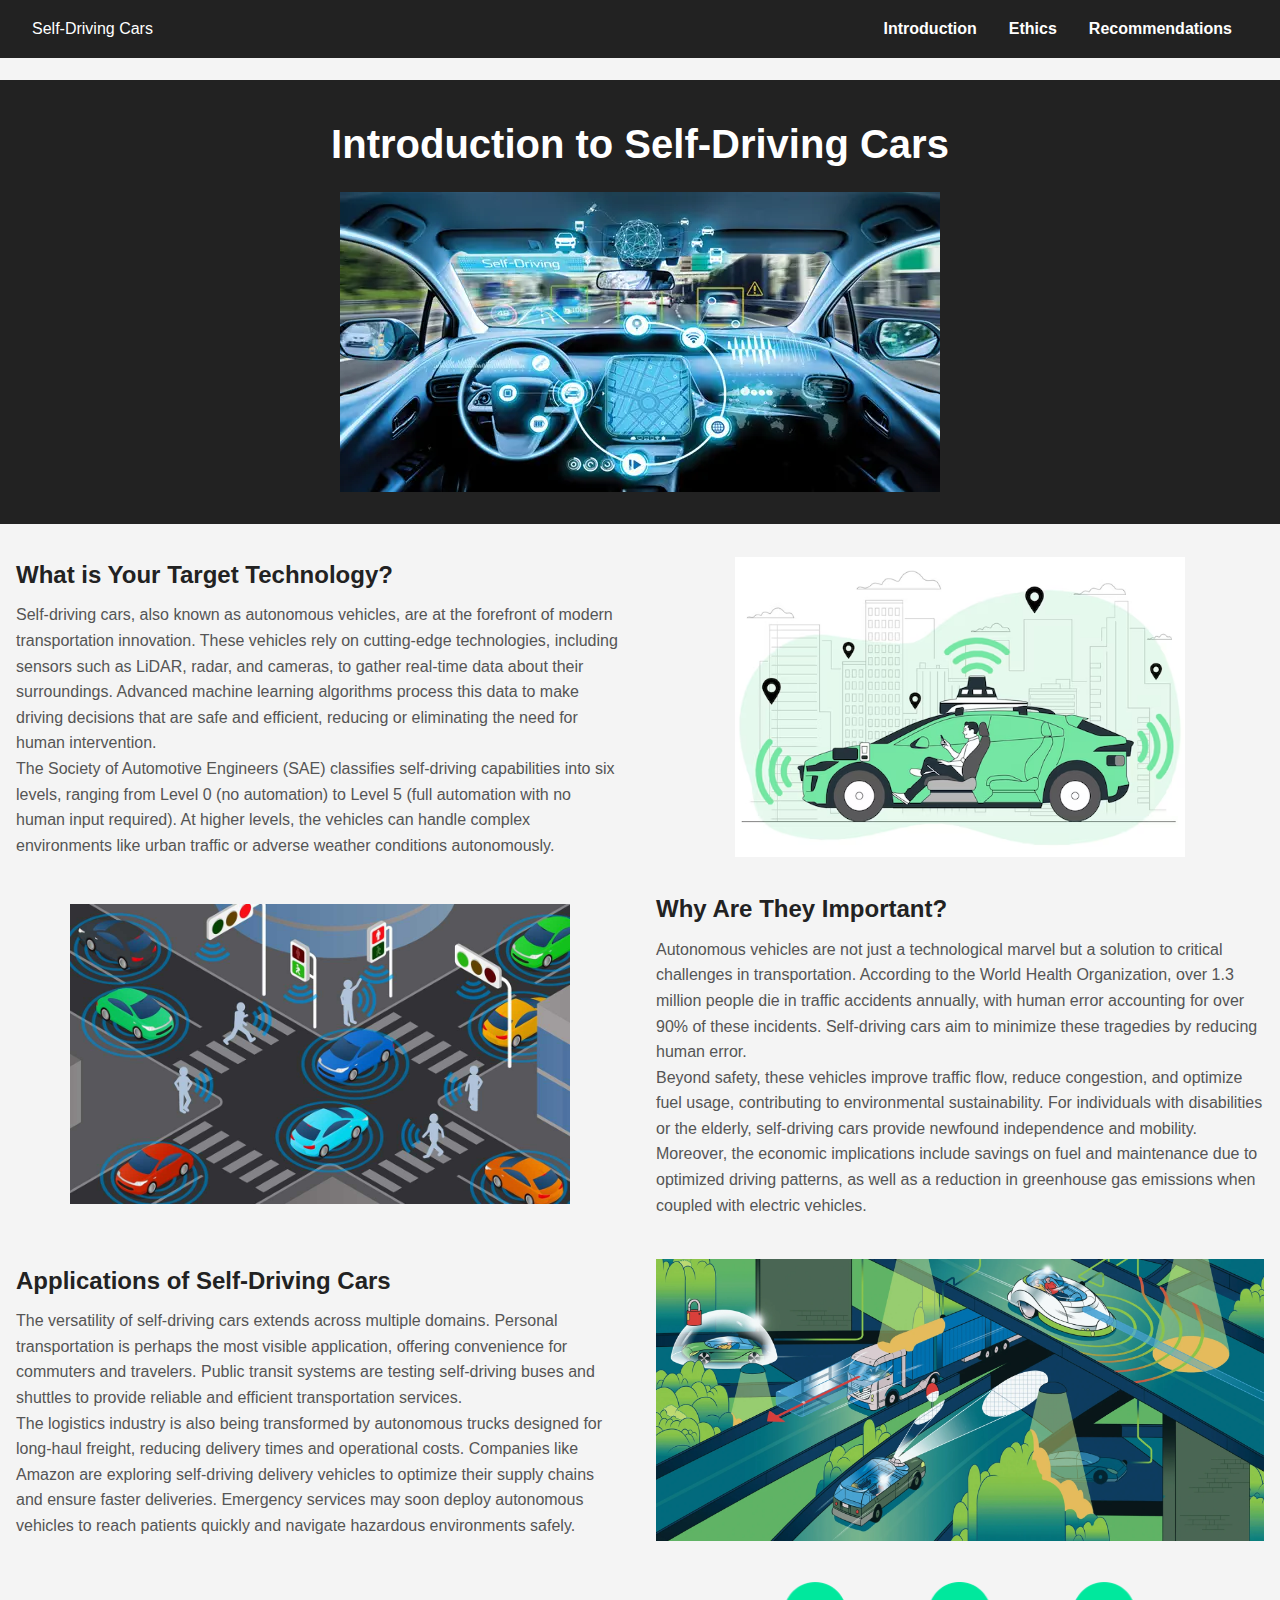
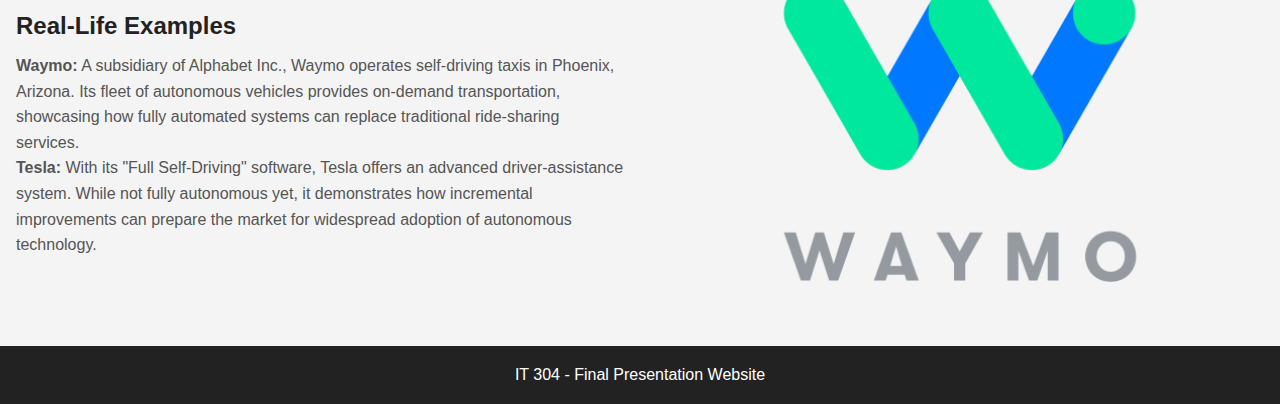
<file: index.html>
<!DOCTYPE html>
<html lang="en">
<head>
    <meta charset="UTF-8">
    <meta name="viewport" content="width=device-width, initial-scale=1.0">
    <title>Introduction - IT304 Final</title>
    <link rel="stylesheet" href="styles.css">
</head>
<body>
    <header class="header">
        <nav class="navbar">
            <div class="logo">Self-Driving Cars</div>
            <ul class="nav-links">
                <li><a href="index.html">Introduction</a></li>
                <li><a href="ethics.html">Ethics</a></li>
                <li><a href="recommendations.html">Recommendations</a></li>
            </ul>
        </nav>
    </header>

    <section class="banner">
        <h1>Introduction to Self-Driving Cars</h1>
        <div class="banner-image">
            <img src="banner.webp" alt="Self-Driving Cars Banner">
        </div>
    </section>

    <section class="intro-section">
        <div class="intro-item">
            <div class="intro-text">
                <h2>What is Your Target Technology?</h2>
                <p>Self-driving cars, also known as autonomous vehicles, are at the forefront of modern transportation innovation. These vehicles rely on cutting-edge technologies, including sensors such as LiDAR, radar, and cameras, to gather real-time data about their surroundings. Advanced machine learning algorithms process this data to make driving decisions that are safe and efficient, reducing or eliminating the need for human intervention.</p>
                <p>The Society of Automotive Engineers (SAE) classifies self-driving capabilities into six levels, ranging from Level 0 (no automation) to Level 5 (full automation with no human input required). At higher levels, the vehicles can handle complex environments like urban traffic or adverse weather conditions autonomously.</p>
            </div>
            <div class="intro-image">
                <img src="image1.jpg" alt="Self-Driving Cars Illustration">
            </div>
        </div>
        <div class="intro-item">
            <div class="intro-image">
                <img src="image2.jpg" alt="Benefits of Self-Driving Cars">
            </div>
            <div class="intro-text">
                <h2>Why Are They Important?</h2>
                <p>Autonomous vehicles are not just a technological marvel but a solution to critical challenges in transportation. According to the World Health Organization, over 1.3 million people die in traffic accidents annually, with human error accounting for over 90% of these incidents. Self-driving cars aim to minimize these tragedies by reducing human error.</p>
                <p>Beyond safety, these vehicles improve traffic flow, reduce congestion, and optimize fuel usage, contributing to environmental sustainability. For individuals with disabilities or the elderly, self-driving cars provide newfound independence and mobility.</p>
                <p>Moreover, the economic implications include savings on fuel and maintenance due to optimized driving patterns, as well as a reduction in greenhouse gas emissions when coupled with electric vehicles.</p>
            </div>
        </div>

        <div class="intro-item">
            <div class="intro-text">
                <h2>Applications of Self-Driving Cars</h2>
                <p>The versatility of self-driving cars extends across multiple domains. Personal transportation is perhaps the most visible application, offering convenience for commuters and travelers. Public transit systems are testing self-driving buses and shuttles to provide reliable and efficient transportation services.</p>
                <p>The logistics industry is also being transformed by autonomous trucks designed for long-haul freight, reducing delivery times and operational costs. Companies like Amazon are exploring self-driving delivery vehicles to optimize their supply chains and ensure faster deliveries. Emergency services may soon deploy autonomous vehicles to reach patients quickly and navigate hazardous environments safely.</p>
            </div>
           <div class="intro-image">
                <img src="domain2.webp" alt="domain">
            </div>
        </div>

        <div class="intro-item">
            <div class="intro-text">
                <h2>Real-Life Examples</h2>
                <p><b>Waymo:</b> A subsidiary of Alphabet Inc., Waymo operates self-driving taxis in Phoenix, Arizona. Its fleet of autonomous vehicles provides on-demand transportation, showcasing how fully automated systems can replace traditional ride-sharing services.</p>
                <p><b>Tesla:</b> With its "Full Self-Driving" software, Tesla offers an advanced driver-assistance system. While not fully autonomous yet, it demonstrates how incremental improvements can prepare the market for widespread adoption of autonomous technology.</p>
            </div>
            <div class="intro-image">
                <img src="waymo.png" alt="Waymo and Tesla">
            </div>
        </div>
    </section>

    <footer class="footer">
        <p>IT 304 - Final Presentation Website</p>
    </footer>
</body>
</html>
</file>
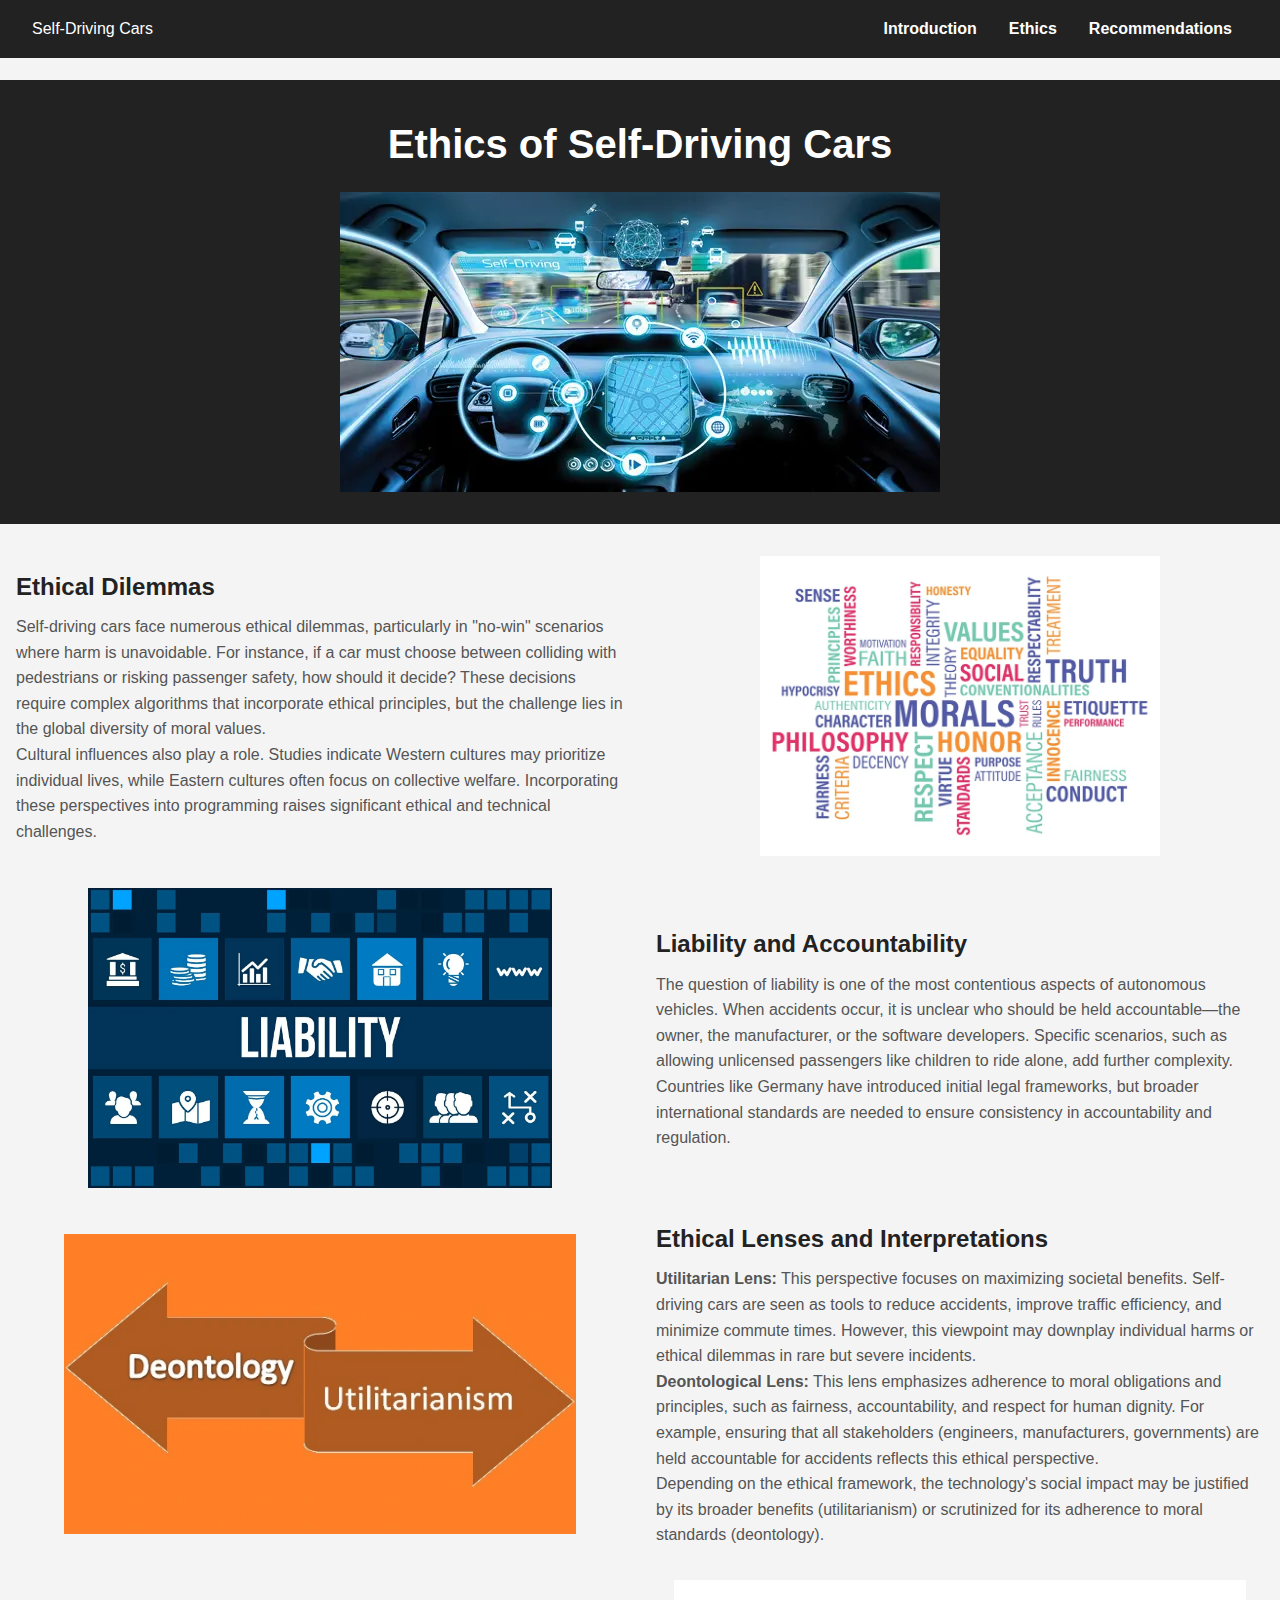
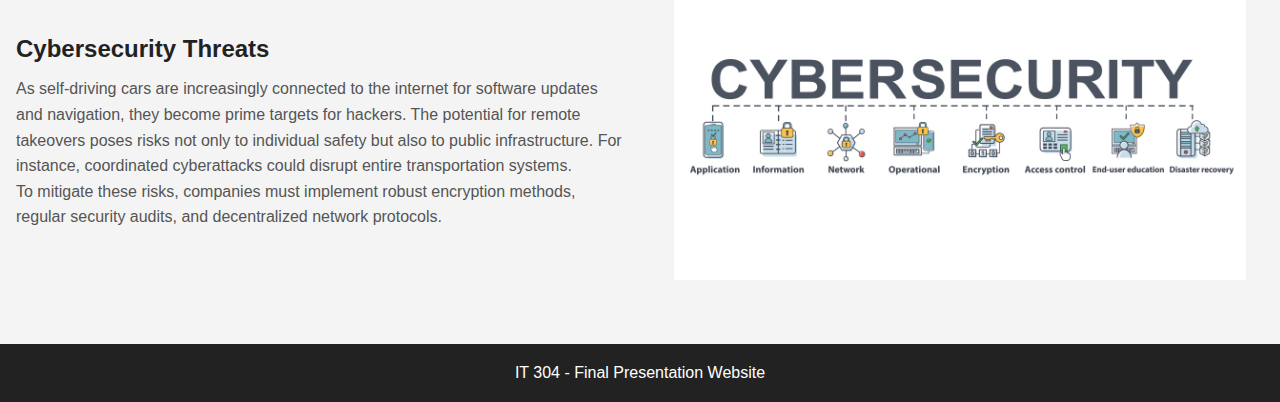
<file: ethics.html>
<!DOCTYPE html>
<html lang="en">
<head>
    <meta charset="UTF-8">
    <meta name="viewport" content="width=device-width, initial-scale=1.0">
    <title>Ethics - IT304</title>
    <link rel="stylesheet" href="styles.css">
</head>
<body>
    <header class="header">
        <nav class="navbar">
            <div class="logo">Self-Driving Cars</div>
            <ul class="nav-links">
                <li><a href="index.html">Introduction</a></li>
                <li><a href="ethics.html">Ethics</a></li>
                <li><a href="recommendations.html">Recommendations</a></li>
            </ul>
        </nav>
    </header>
    <section class="banner">
        <h1>Ethics of Self-Driving Cars</h1>
        <div class="banner-image">
            <img src="banner.webp" alt="Self-Driving Cars Banner">
        </div>
    </section>

    <section class="intro-section">
        <div class="intro-item">
            <div class="intro-text">
                <h2>Ethical Dilemmas</h2>
                <p>Self-driving cars face numerous ethical dilemmas, particularly in "no-win" scenarios where harm is unavoidable. For instance, if a car must choose between colliding with pedestrians or risking passenger safety, how should it decide? These decisions require complex algorithms that incorporate ethical principles, but the challenge lies in the global diversity of moral values.</p>
                <p>Cultural influences also play a role. Studies indicate Western cultures may prioritize individual lives, while Eastern cultures often focus on collective welfare. Incorporating these perspectives into programming raises significant ethical and technical challenges.</p>
            </div>
            <div class="intro-image">
                <img src="ethics.webp" alt="Ethical Decision-Making in Cars">
            </div>
        </div>
        <div class="intro-item">
            <div class="intro-image">
                <img src="liability.webp" alt="Legal and Liability Issues">
            </div>
            <div class="intro-text">
                <h2>Liability and Accountability</h2>
                <p>The question of liability is one of the most contentious aspects of autonomous vehicles. When accidents occur, it is unclear who should be held accountable—the owner, the manufacturer, or the software developers. Specific scenarios, such as allowing unlicensed passengers like children to ride alone, add further complexity.</p>
                <p>Countries like Germany have introduced initial legal frameworks, but broader international standards are needed to ensure consistency in accountability and regulation.</p>
            </div>
        </div>

        <div class="intro-item">
            <div class="intro-item">
            <div class="intro-image">
                <img src="ethical.webp" alt="Legal and Liability Issues">
            </div>
            <div class="intro-text">
                <h2>Ethical Lenses and Interpretations</h2>
                <p><b>Utilitarian Lens:</b> This perspective focuses on maximizing societal benefits. Self-driving cars are seen as tools to reduce accidents, improve traffic efficiency, and minimize commute times. However, this viewpoint may downplay individual harms or ethical dilemmas in rare but severe incidents.</p>
                <p><b>Deontological Lens:</b> This lens emphasizes adherence to moral obligations and principles, such as fairness, accountability, and respect for human dignity. For example, ensuring that all stakeholders (engineers, manufacturers, governments) are held accountable for accidents reflects this ethical perspective.</p>
                <p>Depending on the ethical framework, the technology's social impact may be justified by its broader benefits (utilitarianism) or scrutinized for its adherence to moral standards (deontology).</p>
            </div>
        </div>

        <div class="intro-item">
            <div class="intro-text">
                <h2>Cybersecurity Threats</h2>
                <p>As self-driving cars are increasingly connected to the internet for software updates and navigation, they become prime targets for hackers. The potential for remote takeovers poses risks not only to individual safety but also to public infrastructure. For instance, coordinated cyberattacks could disrupt entire transportation systems.</p>
                <p>To mitigate these risks, companies must implement robust encryption methods, regular security audits, and decentralized network protocols.</p>
            </div>
            <div class="intro-image">
                <img src="cybersecurity.jpg" alt="Cybersecurity Risks">
            </div>
        </div>
    </section>
    <footer class="footer">
        <p>IT 304 - Final Presentation Website</p>
    </footer>
</body>
</html>
</file>
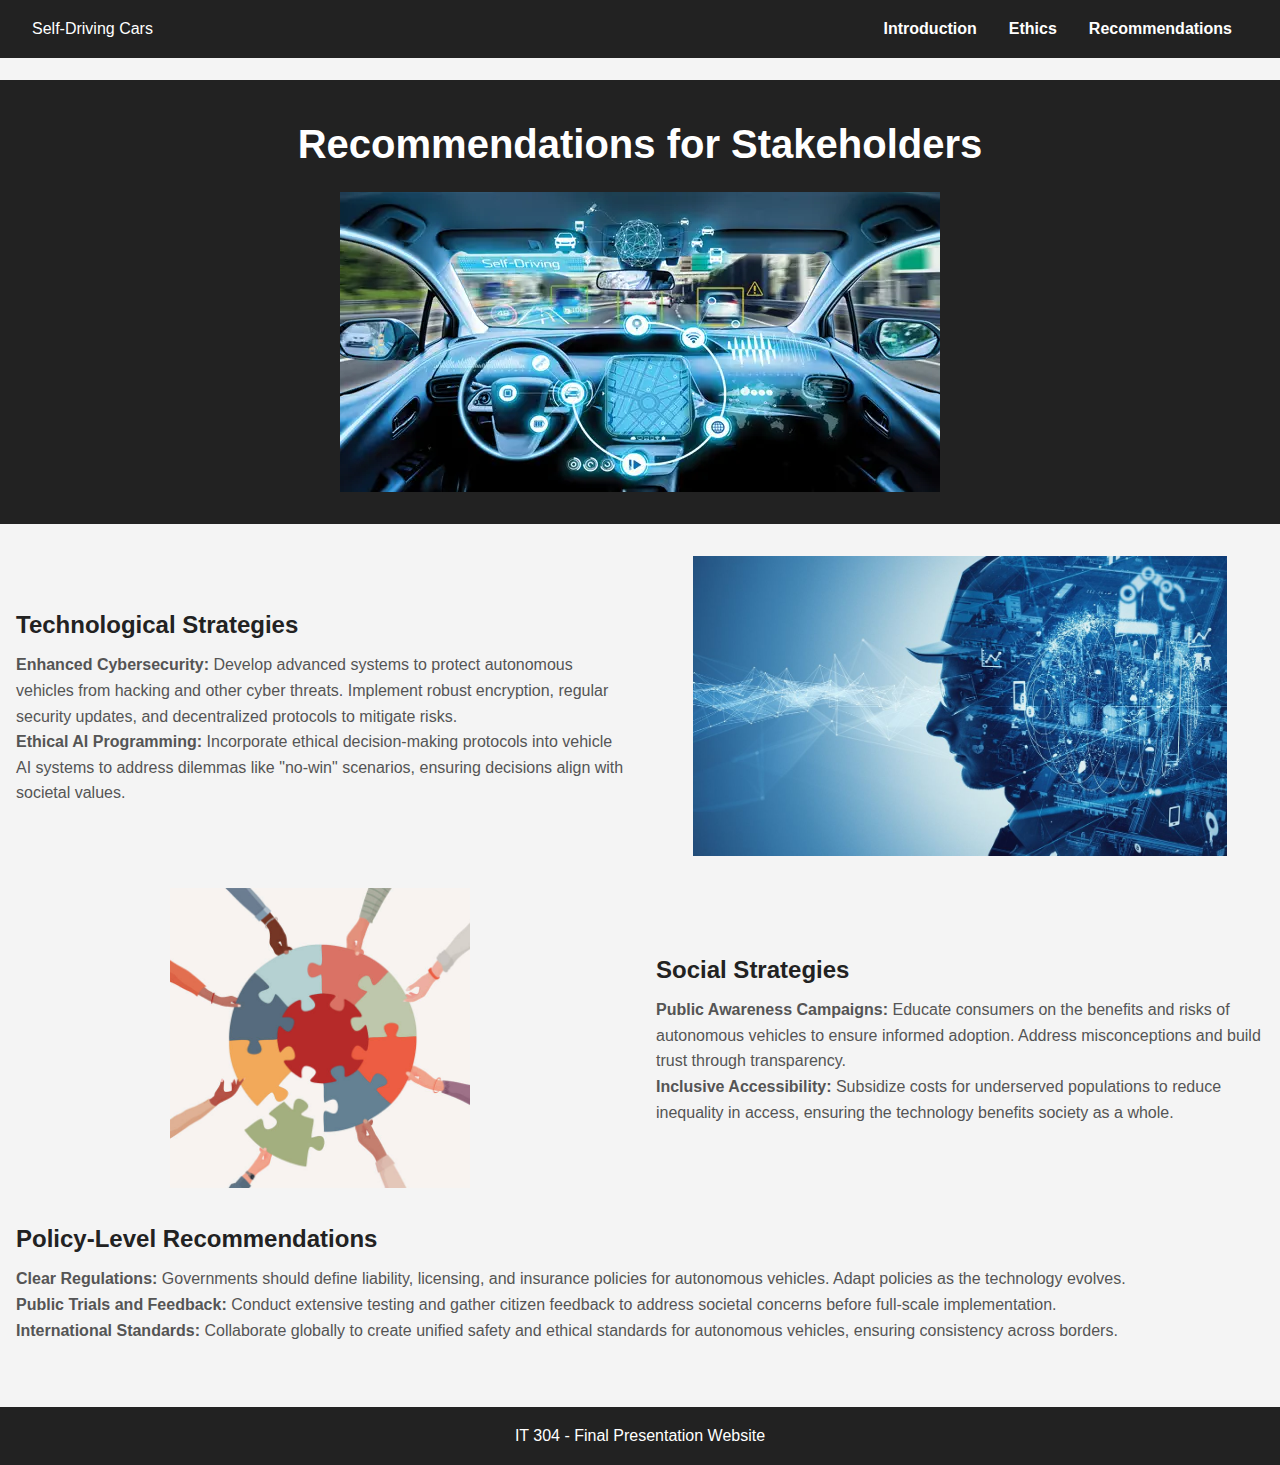
<file: recommendations.html>
<!DOCTYPE html>
<html lang="en">
<head>
    <meta charset="UTF-8">
    <meta name="viewport" content="width=device-width, initial-scale=1.0">
    <title>Recommendations - IT304</title>
    <link rel="stylesheet" href="styles.css">
</head>
<body>
    <header class="header">
        <nav class="navbar">
            <div class="logo">Self-Driving Cars</div>
            <ul class="nav-links">
                <li><a href="index.html">Introduction</a></li>
                <li><a href="ethics.html">Ethics</a></li>
                <li><a href="recommendations.html">Recommendations</a></li>
            </ul>
        </nav>
    </header>
    <section class="banner">
        <h1>Recommendations for Stakeholders</h1>
        <div class="banner-image">
            <img src="banner.webp" alt="Self-Driving Cars Banner">
        </div>
    </section>

    <section class="intro-section">
        <div class="intro-item">
            <div class="intro-text">
                <h2>Technological Strategies</h2>
                <p><b>Enhanced Cybersecurity:</b> Develop advanced systems to protect autonomous vehicles from hacking and other cyber threats. Implement robust encryption, regular security updates, and decentralized protocols to mitigate risks.</p>
                <p><b>Ethical AI Programming:</b> Incorporate ethical decision-making protocols into vehicle AI systems to address dilemmas like "no-win" scenarios, ensuring decisions align with societal values.</p>
            </div>
            <div class="intro-image">
                <img src="engineering.jpg" alt="Engineering Innovations">
            </div>
        </div>
        <div class="intro-item">
            <div class="intro-image">
                <img src="collab.jpg" alt="Collaboration and Transparency">
            </div>
            <div class="intro-text">
                <h2>Social Strategies</h2>
                <p><b>Public Awareness Campaigns:</b> Educate consumers on the benefits and risks of autonomous vehicles to ensure informed adoption. Address misconceptions and build trust through transparency.</p>
                <p><b>Inclusive Accessibility:</b> Subsidize costs for underserved populations to reduce inequality in access, ensuring the technology benefits society as a whole.</p>
            </div>
        </div>
        <div class="intro-item">
            <div class="intro-text center-text">
    <h2>Policy-Level Recommendations</h2>
    <p><b>Clear Regulations:</b> Governments should define liability, licensing, and insurance policies for autonomous vehicles. Adapt policies as the technology evolves.</p>
    <p><b>Public Trials and Feedback:</b> Conduct extensive testing and gather citizen feedback to address societal concerns before full-scale implementation.</p>
    <p><b>International Standards:</b> Collaborate globally to create unified safety and ethical standards for autonomous vehicles, ensuring consistency across borders.</p>
</div>

        </div>
    </section>
    <footer class="footer">
        <p>IT 304 - Final Presentation Website</p>
    </footer>
</body>
</html>
</file>
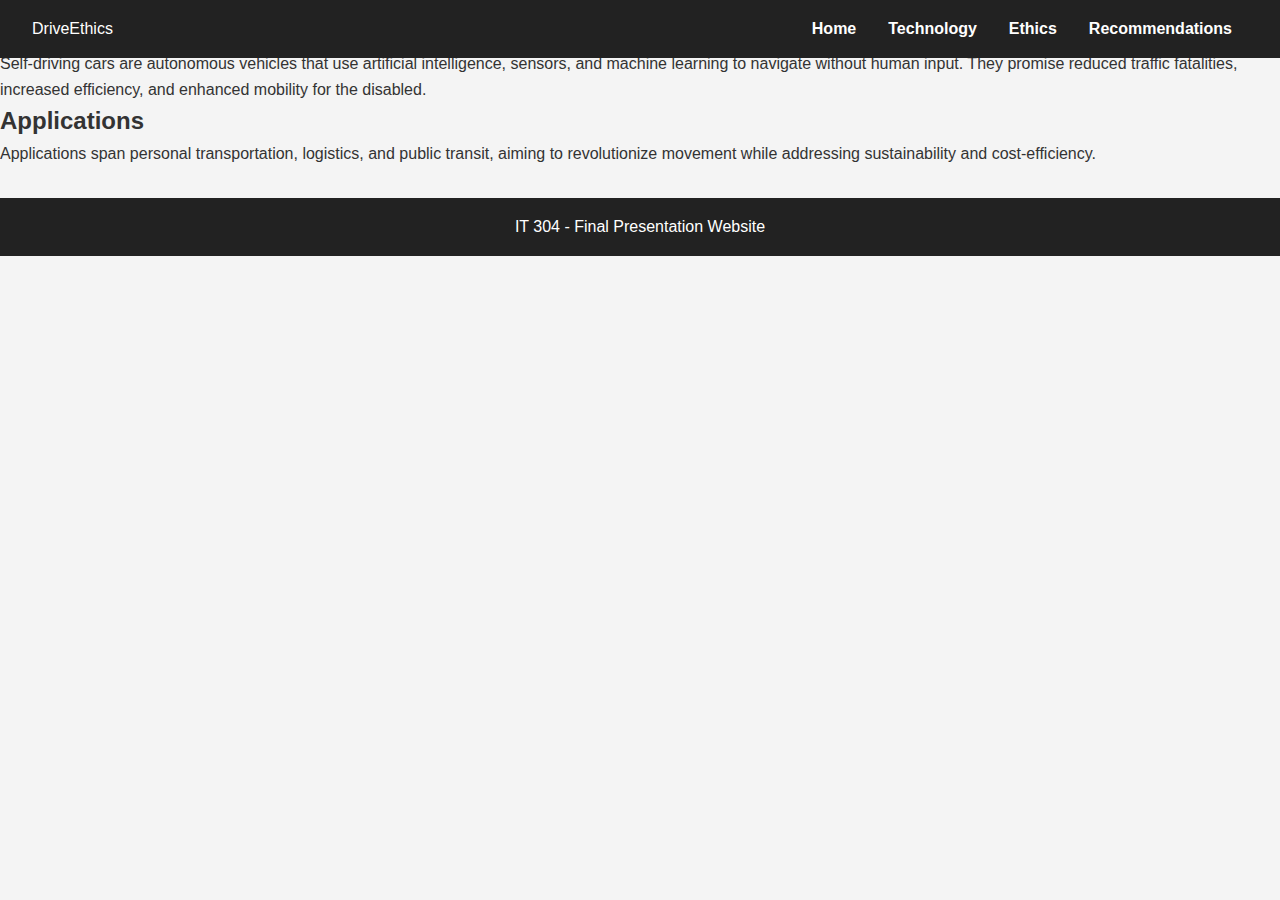
<file: technology.html>
<!DOCTYPE html>
<html lang="en">
<head>
    <meta charset="UTF-8">
    <meta name="viewport" content="width=device-width, initial-scale=1.0">
    <title>Technology - IT304 Final</title>
    <link rel="stylesheet" href="styles.css">
</head>
<body>
    <header class="header">
        <nav class="navbar">
            <div class="logo">DriveEthics</div>
            <ul class="nav-links">
                <li><a href="index.html">Home</a></li>
                <li><a href="technology.html">Technology</a></li>
                <li><a href="ethics.html">Ethics</a></li>
                <li><a href="recommendations.html">Recommendations</a></li>
            </ul>
        </nav>
    </header>

    <section class="content">
        <h1>Target Technology</h1>
        <p>
            Self-driving cars are autonomous vehicles that use artificial intelligence, sensors, and machine learning to navigate without human input. They promise reduced traffic fatalities, increased efficiency, and enhanced mobility for the disabled.
        </p>
        <h2>Applications</h2>
        <p>
            Applications span personal transportation, logistics, and public transit, aiming to revolutionize movement while addressing sustainability and cost-efficiency.
        </p>
    </section>

    <footer class="footer">
        <p>IT 304 - Final Presentation Website</p>
    </footer>
</body>
</html>
</file>
<file: styles.css>
* {
    margin: 0;
    padding: 0;
    box-sizing: border-box;
}

body {
    font-family: Arial, sans-serif;
    line-height: 1.6;
    color: #333;
    background: #f4f4f4;
    margin: 0;
    padding: 0;
}

.header {
    background: #222;
    color: #fff;
    padding: 1rem 0;
    position: fixed;
    top: 0;
    width: 100%;
    z-index: 1000;
}

.navbar {
    display: flex;
    justify-content: space-between;
    align-items: center;
    padding: 0 2rem;
}

.nav-links {
    list-style: none;
    display: flex;
}

.nav-links li {
    margin: 0 1rem;
}

.nav-links a {
    color: #fff;
    text-decoration: none;
    font-weight: bold;
    transition: color 0.3s ease;
}

.nav-links a:hover {
    color: #00bcd4;
}

.banner {
    display: flex;
    justify-content: center; /* Center horizontally */
    align-items: center;     /* Center vertically */
    flex-direction: column;
    text-align: center;
    background: #222;
    color: #fff;
    margin-top: 80px; /* Accounts for the fixed header */
    padding: 2rem 0;  /* Add vertical spacing */
}

.banner h1 {
    font-size: 2.5rem;
    margin-bottom: 1rem;
}

.banner-image {
    display: flex;
    justify-content: center; /* Horizontally center the image */
    align-items: center;     /* Vertically center the image */
    width: 100%;             /* Full width container */
    margin: 0 auto;          /* Center the container itself */
}

.banner-image img {
    display: block;
    max-width: 100%;
    height: auto;
    margin: 0 auto; /* Ensure the image centers horizontally */
}

.banner-placeholder {
    margin: 1rem auto;
    padding: 2rem;
    background: #f4f4f4;
    border: 2px dashed #ccc;
    text-align: center;
    width: 80%;
    max-width: 600px;
}

.intro-section {
    padding: 2rem 1rem;
    display: flex;
    flex-direction: column;
    gap: 2rem;
}

.intro-item {
    display: flex;
    align-items: center;
    justify-content: space-between;
    gap: 2rem;
    flex-wrap: wrap;
}

.intro-text {
    flex: 1;
    min-width: 300px;
}

.intro-text h2 {
    color: #222;
    margin-bottom: 0.5rem;
}

.intro-text p {
    color: #555;
}

.intro-image {
    flex: 1;
    min-width: 500px;
    height: 300px;
    background: #f4f4f4;
    display: flex;
    align-items: center;
    justify-content: center;
    overflow: hidden;
}

.intro-image img {
    height: 100%;
    object-fit: contain;
}

.footer {
    background: #222;
    color: #fff;
    text-align: center;
    padding: 1rem 0;
    margin-top: 2rem;
}

img {
    max-width: 100%;
    height: auto;
    display: block;
}
</file>
